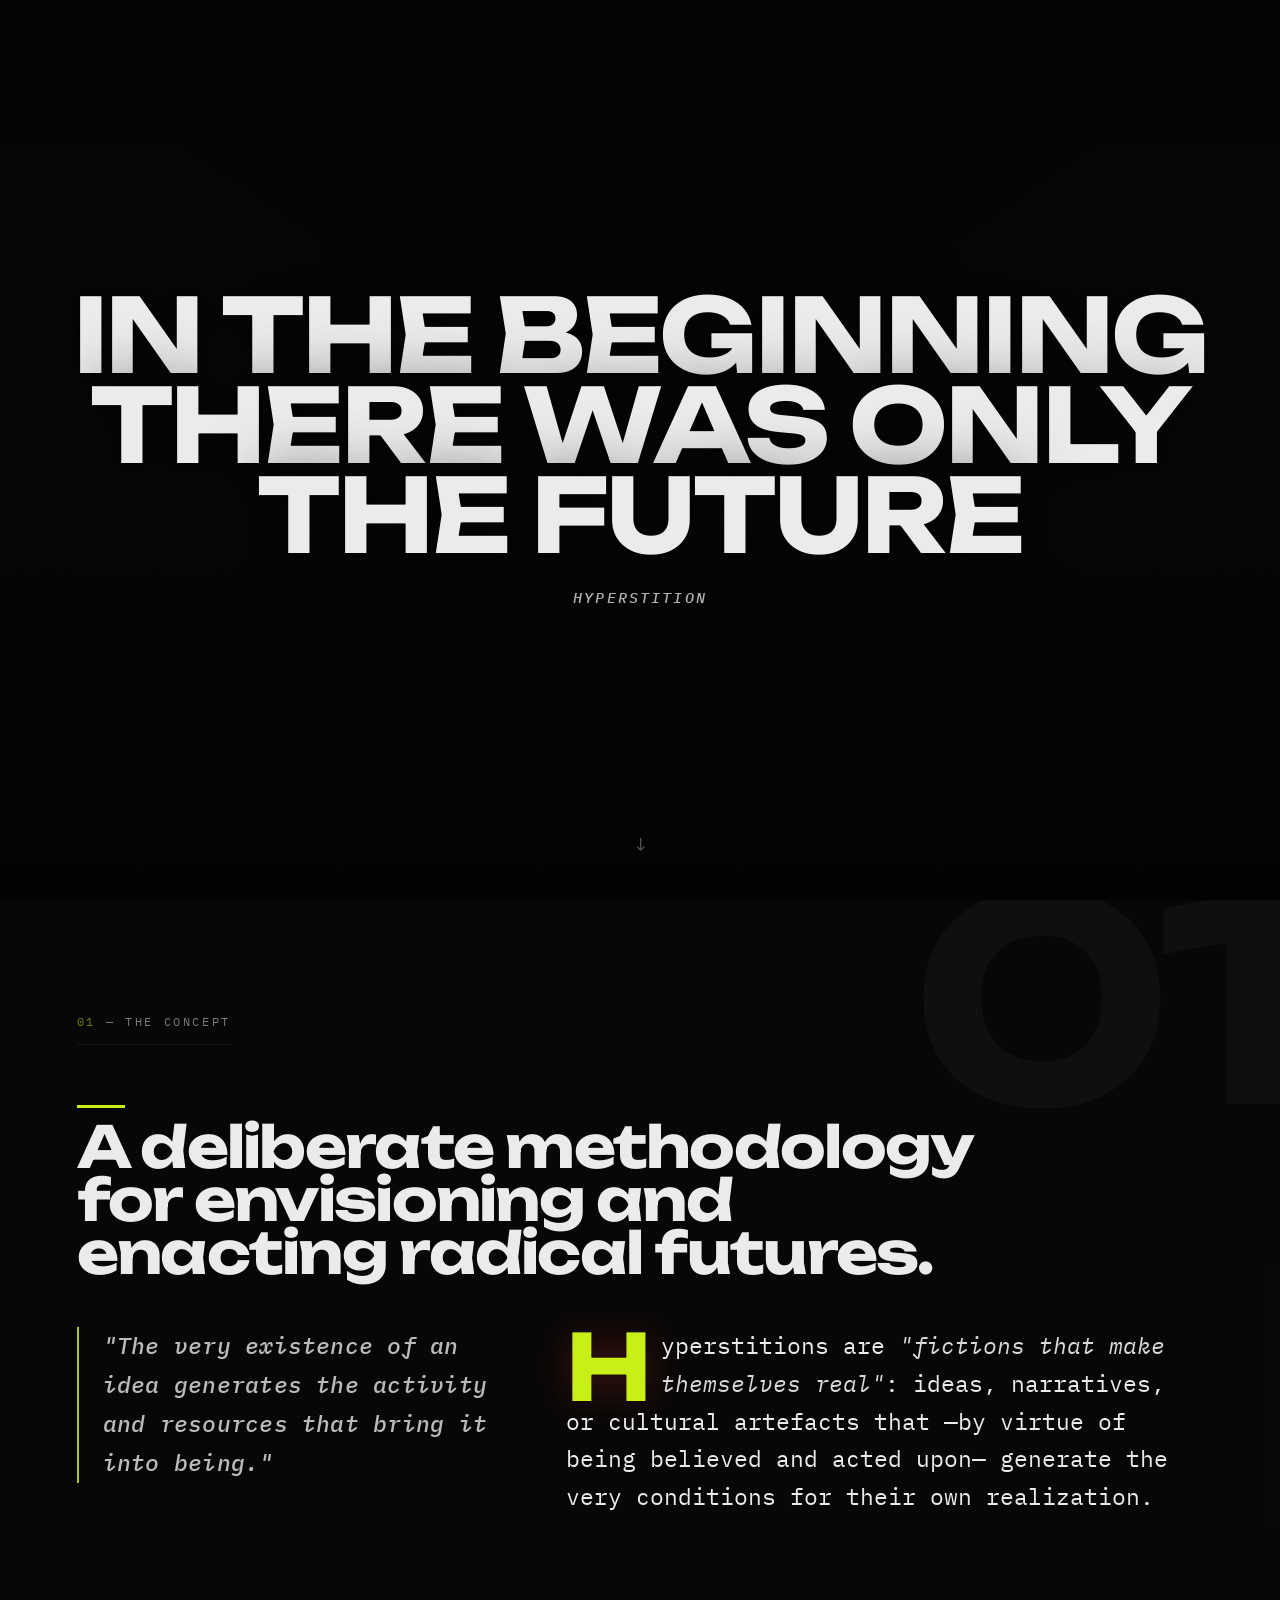
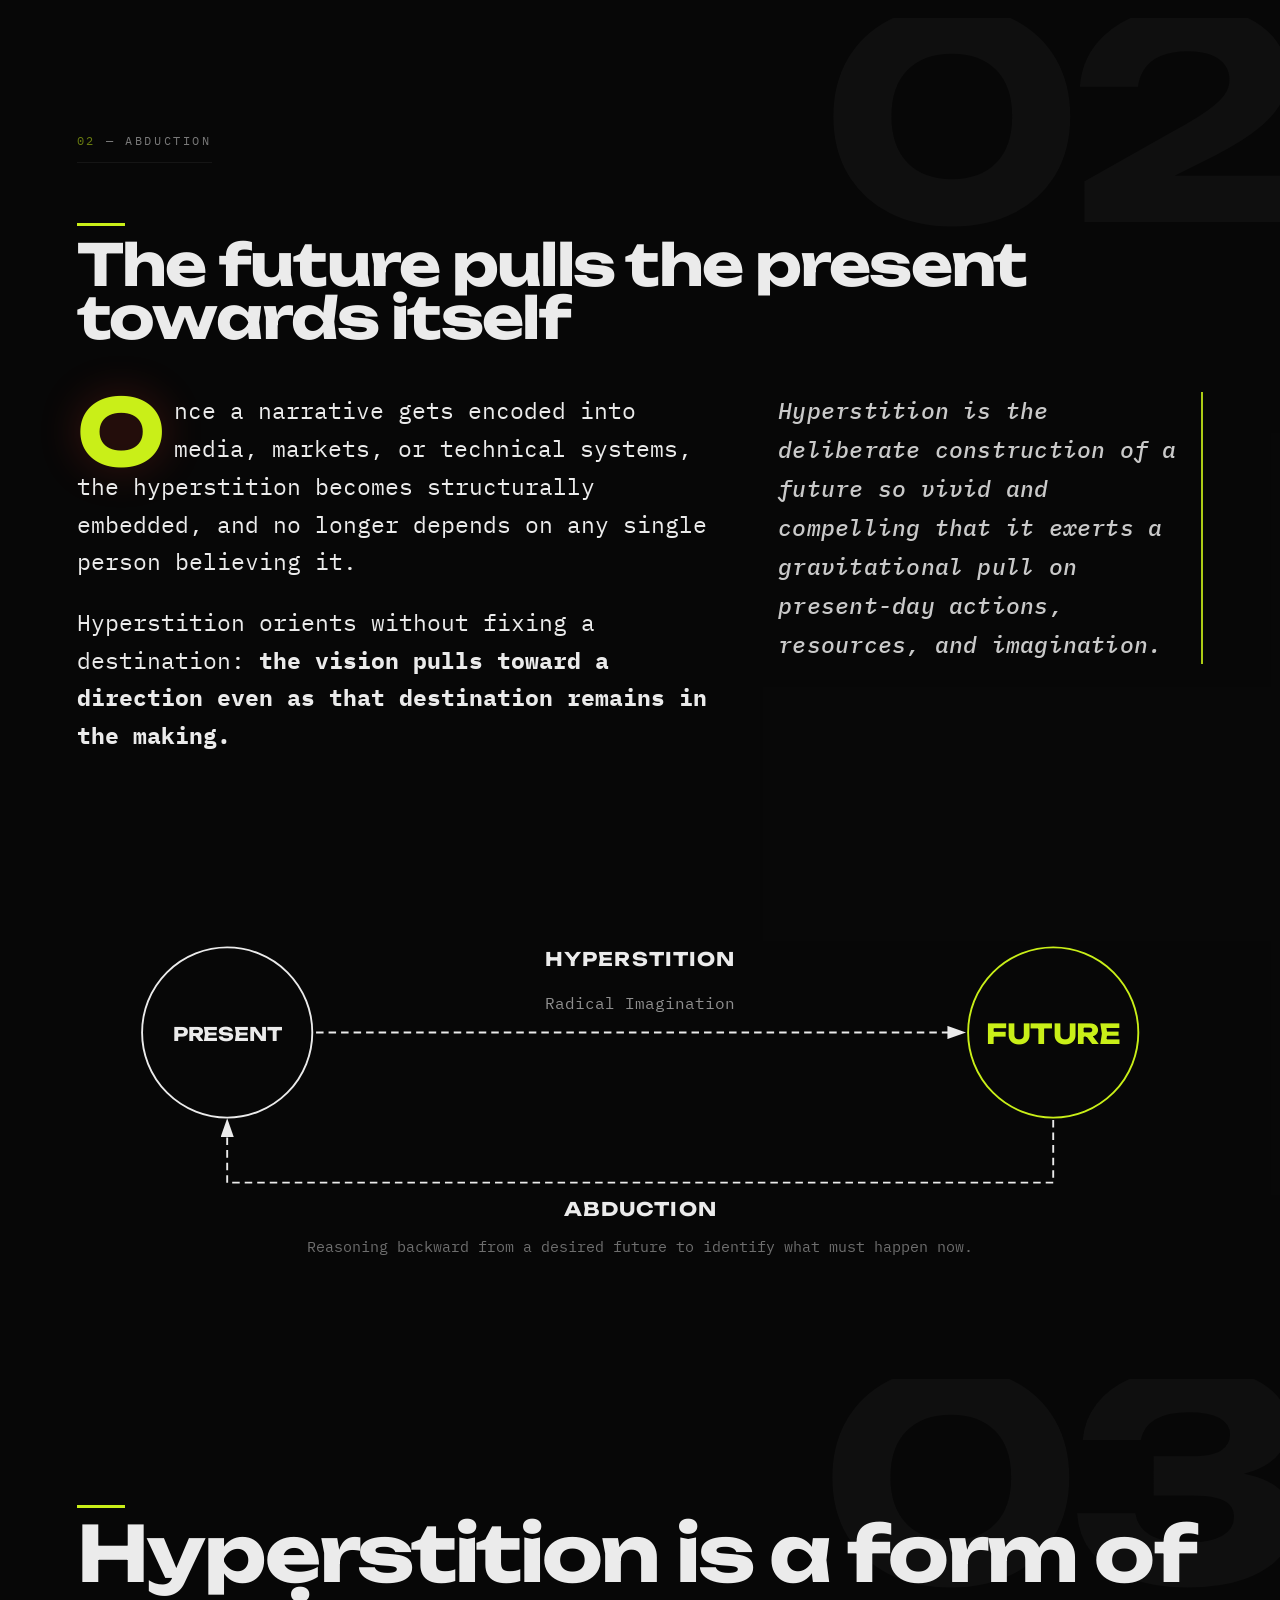
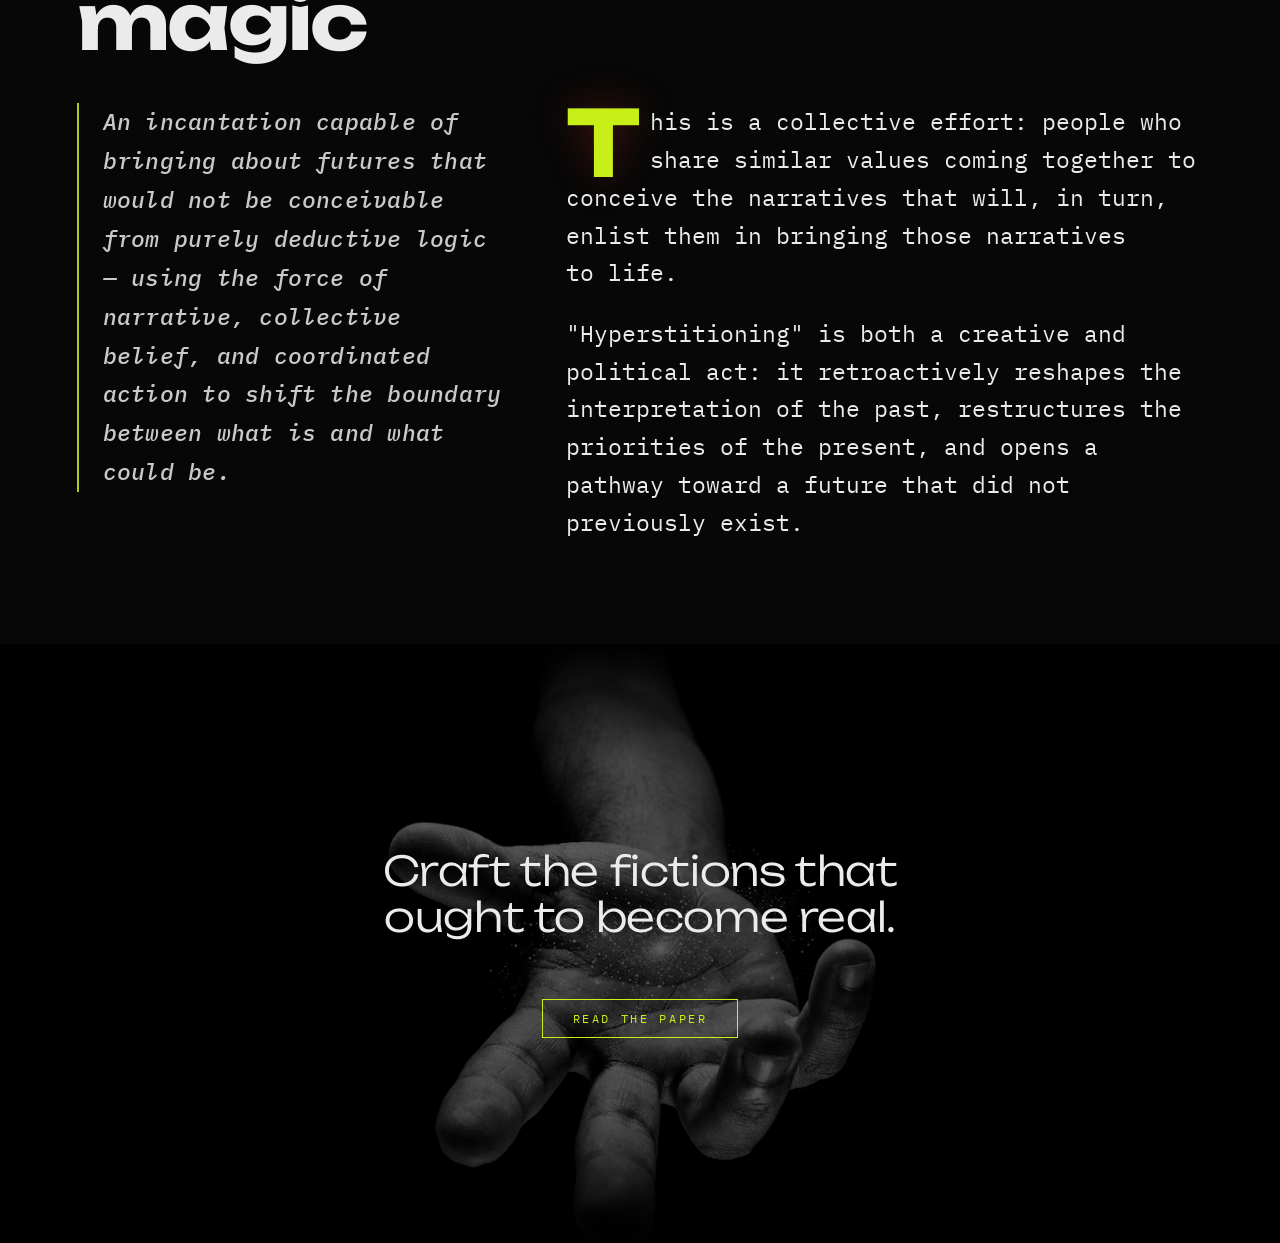
<file: index.html>
<!doctype html>
<html lang="en">
    <head>
        <meta charset="utf-8" />
        <meta name="viewport" content="width=device-width, initial-scale=1" />
        <title>Hyperstition — Fictions That Make Themselves Real</title>
        <meta name="description" content="Hyperstition is a deliberate methodology for envisioning and enacting radical futures. Ideas, narratives, and cultural artefacts that generate the conditions for their own realization." />
        <link rel="canonical" href="https://hyperstition.io/" />

        <!-- Open Graph -->
        <meta property="og:type" content="website" />
        <meta property="og:url" content="https://hyperstition.io/" />
        <meta property="og:title" content="Hyperstition — Fictions That Make Themselves Real" />
        <meta property="og:description" content="A deliberate methodology for envisioning and enacting radical futures. Ideas and narratives that generate the conditions for their own realization." />
        <meta property="og:image" content="https://hyperstition.io/public/magic.png" />

        <!-- Twitter Card -->
        <meta name="twitter:card" content="summary_large_image" />
        <meta name="twitter:title" content="Hyperstition — Fictions That Make Themselves Real" />
        <meta name="twitter:description" content="A deliberate methodology for envisioning and enacting radical futures. Ideas and narratives that generate the conditions for their own realization." />
        <meta name="twitter:image" content="https://hyperstition.io/public/magic.png" />

        <link rel="preconnect" href="https://fonts.googleapis.com" />
        <link rel="preconnect" href="https://fonts.gstatic.com" crossorigin />
        <link
            href="https://fonts.googleapis.com/css2?family=Cormorant:ital,wght@0,300..700;1,300..700&family=Sono:wght,MONO@200..800,1&display=swap"
            rel="stylesheet"
        />
        <link
            href="https://fonts.googleapis.com/css2?family=Unbounded:wght@300;700&family=IBM+Plex+Mono:ital,wght@0,400;0,500;1,400&display=swap"
            rel="stylesheet"
        />
        <link rel="stylesheet" href="styles.css" />
    </head>
    <body>
        <canvas id="canvas"></canvas>

        <!-- ── HERO ──────────────────────────────────────────── -->
        <section class="hero" aria-label="Hero">
            <div class="veil" aria-hidden="true"></div>
            <div class="hero__inner">
                <h1 class="hero__title">
                    In the beginning there was only the future
                </h1>
                <p class="hero__sub">Hyperstition</p>
            </div>
            <a class="hero__scroll" href="#spread-01" aria-label="Scroll down"
                >↓</a
            >
        </section>

        <!-- ── SPREADS ────────────────────────────────────────── -->
        <div class="spreads">
            <!-- SPREAD 01 · THE CONCEPT -->
            <section class="spread spread--01" id="spread-01">
                <span class="spread__ghost" aria-hidden="true">01</span>
                <div class="spread__inner">
                    <p class="spread__label">
                        <span class="accent">01</span> &mdash; THE CONCEPT
                    </p>
                    <blockquote class="pull-quote">
                        A deliberate methodology for envisioning and enacting
                        radical futures.
                    </blockquote>
                    <div class="spread__cols spread__cols--asymmetric">
                        <div class="spread__col">
                            <p class="spread__mantra">
                                <em>
                                    "The very existence of an idea generates the
                                    activity and resources that bring it
                                    into&nbsp;being."
                                </em>
                            </p>
                        </div>
                        <div class="spread__col">
                            <p class="drop-cap">
                                Hyperstitions are
                                <em>"fictions that make themselves real"</em>:
                                ideas, narratives, or cultural artefacts that
                                —by virtue of being believed and acted upon—
                                generate the very conditions for their own
                                realization.
                            </p>
                        </div>
                    </div>
                </div>
            </section>

            <!-- SPREAD 02 · ABDUCTION -->
            <section class="spread spread--02" id="spread-02">
                <span class="spread__ghost" aria-hidden="true">02</span>
                <div class="spread__inner">
                    <p class="spread__label">
                        <span class="accent">02</span> &mdash; ABDUCTION
                    </p>
                    <blockquote class="pull-quote">
                        The future pulls the present towards itself
                    </blockquote>
                    <div class="spread__cols spread__cols--asymmetric-inverse">
                        <div class="spread__col">
                            <p class="drop-cap">
                                Once a narrative gets encoded into media,
                                markets, or technical systems, the hyperstition
                                becomes structurally embedded, and no longer
                                depends on any single person believing it.
                            </p>
                            <p>
                                Hyperstition orients without fixing a
                                destination:
                                <strong
                                    >the vision pulls toward a direction even as
                                    that destination remains in the
                                    making.</strong
                                >
                            </p>
                        </div>
                        <div class="spread__col">
                            <p class="spread__mantra-right">
                                Hyperstition is the deliberate construction of a
                                future so vivid and compelling that it exerts a
                                gravitational pull on present-day actions,
                                resources, and imagination.
                                <!--It emerges from
                                radical imagination unconstrained by present
                                limitations and free from any path dependencies.-->
                            </p>
                        </div>
                    </div>
                    <figure
                        class="abduction-diagram"
                        aria-label="Abduction diagram"
                    >
                        <svg
                            viewBox="0 0 900 340"
                            xmlns="http://www.w3.org/2000/svg"
                            aria-hidden="true"
                        >
                            <defs>
                                <marker
                                    id="arr"
                                    markerWidth="10"
                                    markerHeight="7"
                                    refX="9"
                                    refY="3.5"
                                    orient="auto"
                                >
                                    <polygon
                                        points="0 0, 10 3.5, 0 7"
                                        fill="#ebebeb"
                                    />
                                </marker>
                            </defs>

                            <!-- TODAY circle -->
                            <circle
                                cx="120"
                                cy="145"
                                r="68"
                                fill="none"
                                stroke="#ebebeb"
                                stroke-width="1.5"
                            />
                            <text
                                x="120"
                                y="152"
                                text-anchor="middle"
                                font-family="Unbounded,sans-serif"
                                font-weight="700"
                                font-size="15"
                                fill="#ebebeb"
                                letter-spacing="-0.01em"
                            >
                                PRESENT
                            </text>

                            <!-- 2050 circle -->
                            <circle
                                cx="780"
                                cy="145"
                                r="68"
                                fill="none"
                                stroke="#c9ef18"
                                stroke-width="1.5"
                            />
                            <text
                                x="780"
                                y="154"
                                text-anchor="middle"
                                font-family="Unbounded,sans-serif"
                                font-weight="700"
                                font-size="22"
                                fill="#c9ef18"
                                letter-spacing="-0.02em"
                            >
                                FUTURE
                            </text>

                            <!-- Horizontal arrow: TODAY → 2050 -->
                            <line
                                x1="191"
                                y1="145"
                                x2="709"
                                y2="145"
                                stroke="#ebebeb"
                                stroke-width="1.5"
                                stroke-dasharray="6 4"
                                marker-end="url(#arr)"
                            />

                            <!-- HYPERSTITION label -->
                            <text
                                x="450"
                                y="92"
                                text-anchor="middle"
                                font-family="Unbounded,sans-serif"
                                font-weight="700"
                                font-size="15"
                                fill="#ebebeb"
                                letter-spacing="0.06em"
                            >
                                HYPERSTITION
                            </text>

                            <!-- Sub-labels -->
                            <text
                                x="450"
                                y="126"
                                text-anchor="middle"
                                font-family="IBM Plex Mono,monospace"
                                font-size="13"
                                fill="#ebebeb"
                                opacity="0.6"
                            >
                                Radical Imagination
                            </text>

                            <!-- Arc: 2050 → TODAY -->
                            <path
                                d="M 780,215 L 780,265 L 120,265 L 120,215"
                                fill="none"
                                stroke="#ebebeb"
                                stroke-width="1.5"
                                stroke-dasharray="6 4"
                                marker-end="url(#arr)"
                            />

                            <!-- ABDUCTION label -->
                            <text
                                x="450"
                                y="292"
                                text-anchor="middle"
                                font-family="Unbounded,sans-serif"
                                font-weight="700"
                                font-size="15"
                                fill="#ebebeb"
                                letter-spacing="0.06em"
                            >
                                ABDUCTION
                            </text>

                            <!-- Caption -->
                            <text
                                x="450"
                                y="320"
                                text-anchor="middle"
                                font-family="IBM Plex Mono,monospace"
                                font-size="12"
                                fill="#ebebeb"
                                opacity="0.45"
                            >
                                Reasoning backward from a desired future to
                                identify what must happen now.
                            </text>
                        </svg>
                    </figure>
                </div>
            </section>

            <section class="spread" id="spread-3">
                <span class="spread__ghost" aria-hidden="true">03</span>
                <div class="spread__inner">
                    <blockquote class="pull-quote pull-quote--large">
                        Hyperstition is a form of magic
                    </blockquote>
                    <div class="spread__cols spread__cols--asymmetric">
                        <div class="spread__col">
                            <p class="spread__mantra">
                                An incantation capable of bringing about futures
                                that would not be conceivable from purely
                                deductive logic — using the force of narrative,
                                collective belief, and coordinated action to
                                shift the boundary between what is and what
                                could be.
                            </p>
                        </div>
                        <div class="spread__col">
                            <p class="drop-cap">
                                This is a collective effort: people who share
                                similar values coming together to conceive the
                                narratives that will, in turn, enlist them in
                                bringing those narratives to life.
                                <!--We empower
                                ourselves by constructing compelling narratives
                                that connect past, present, and future in new
                                configurations.-->
                            </p>
                            <p>
                                "Hyperstitioning" is both a creative and
                                political act: it retroactively reshapes the
                                interpretation of the past, restructures the
                                priorities of the present, and opens a pathway
                                toward a future that did not previously exist.
                                <!--It is not just something to observe but a
                                practice to engage&nbsp;deliberately.-->
                            </p>
                        </div>
                    </div>
                </div>
            </section>
        </div>
        <!-- /.spreads -->

        <!-- ── CTA ────────────────────────────────────────────── -->
        <section class="cta" id="cta">
            <figure class="cta__bg" aria-hidden="true">
                <img src="public/magic.png" alt="" />
            </figure>
            <div class="cta__inner">
                <blockquote class="cta__quote">
                    Craft the fictions that ought to become real.
                </blockquote>
                <a
                    class="cta__action"
                    href="public/hyperstition_fey.pdf"
                    target="_blank"
                    >Read the paper</a
                >
            </div>
        </section>

        <script src="https://jhancock532.github.io/twgl.min.js"></script>
        <script src="shaders.js"></script>
        <script src="main.js"></script>
    </body>
</html>
</file>
<file: styles.css>
/* ═══════════════════════════════════════════════════════════
   HYPERSTITION — Zine Stylesheet
   ═══════════════════════════════════════════════════════════ */

:root {
    color-scheme: dark;
    --bg: #080808;
    --fg: #ebebeb;
    --accent: #c9ef18;
    --ghost: rgba(235, 235, 235, 0.03);
    --rule: rgba(235, 235, 235, 0.12);

    /* Spacing scale — 0.75rem base */
    --sp-1: 0.75rem;
    --sp-2: 1.5rem;
    --sp-3: 2.25rem;
    --sp-4: 3rem;
    --sp-5: 3.75rem;
    --sp-6: 4.5rem;

    /* Type scale — perfect fourth (1.333) */
    --ts--2: 0.56rem;
    --ts--1: 0.75rem;
    --ts-0: 1rem;
    --ts-1: 1.33rem;
    --ts-2: 1.78rem;
    --ts-3: 2.37rem;
    --ts-4: 3.16rem;
    --ts-5: 4.21rem;
    --ts-6: 5.61rem;
    --ts-7: 7.48rem;

    --font-display: "Unbounded", "Sono", "Georgia", serif;
    --font-body: "IBM Plex Mono", "Cormorant", "Courier New", monospace;
}

/* ── Reset ───────────────────────────────────────────────── */
*,
*::before,
*::after {
    box-sizing: border-box;
    margin: 0;
    padding: 0;
}

/* ── Base ────────────────────────────────────────────────── */
html {
    background: var(--bg);
    scroll-behavior: smooth;
    overscroll-behavior: none;
    scrollbar-width: thin;
    scrollbar-color: var(--accent) var(--bg);
}

body {
    background: var(--bg);
    color: var(--fg);
    font-family: var(--font-body);
    font-size: clamp(0.85rem, 1vw + 0.5rem, 1.3rem);
    line-height: 1.65;
    text-rendering: optimizeLegibility;
    -webkit-font-smoothing: antialiased;
    overflow-x: hidden;
    overflow-y: auto;
    position: relative;
}

/* Grain overlay */
body::after {
    content: "";
    position: fixed;
    inset: 0;
    z-index: 9999;
    pointer-events: none;
    background-image: url("data:image/svg+xml,%3Csvg xmlns='http://www.w3.org/2000/svg' width='300' height='300'%3E%3Cfilter id='n'%3E%3CfeTurbulence type='fractalNoise' baseFrequency='0.75' numOctaves='4' stitchTiles='stitch'/%3E%3C/filter%3E%3Crect width='300' height='300' filter='url(%23n)' opacity='1'/%3E%3C/svg%3E");
    background-size: 200px 200px;
    opacity: 0.035;
    mix-blend-mode: overlay;
}

/* ── Canvas (fixed WebGL background) ────────────────────── */
canvas {
    position: fixed;
    inset: 0;
    width: 100%;
    height: 100%;
    display: block;
    filter: contrast(1.05) saturate(0.1) brightness(0.95);
    z-index: 0;
}

/* ── Selection — redacted document feel ──────────────────── */
::selection {
    background: var(--accent);
    color: var(--bg);
    -webkit-text-fill-color: var(--bg);
}

/* ── Scrollbar — hairline accent ────────────────────────── */
::-webkit-scrollbar {
    width: 4px;
}
::-webkit-scrollbar-track {
    background: var(--bg);
}
::-webkit-scrollbar-thumb {
    background: var(--accent);
    border-radius: 0;
}
html {
    scrollbar-width: thin;
    scrollbar-color: var(--accent) var(--bg);
}

/* ── Accent utility ──────────────────────────────────────── */
.accent {
    color: var(--accent);
}

/* ═══════════════════════════════════════════════════════════
   HERO
   ═══════════════════════════════════════════════════════════ */
.hero {
    position: relative;
    height: 100vh;
    min-height: 30rem;
    display: flex;
    flex-direction: column;
    align-items: center;
    justify-content: center;
    z-index: 1;
    text-align: center;
    overflow: hidden;
}

.veil {
    position: absolute;
    inset: 0;
    background:
        radial-gradient(
            60vmax 40vmax at 50% 20%,
            rgba(0, 0, 0, 0.4),
            transparent 60%
        ),
        linear-gradient(
            180deg,
            rgba(0, 0, 0, 0.5),
            rgba(0, 0, 0, 0.2) 40%,
            rgba(0, 0, 0, 0.66)
        );
    mix-blend-mode: multiply;
    pointer-events: none;
    z-index: 1;
}

.hero__inner {
    position: relative;
    z-index: 2;
    padding: 2rem 1.5rem;
    display: flex;
    flex-direction: column;
    align-items: center;
    gap: var(--sp-2);
}

.hero__title {
    font-family: var(--font-display);
    font-weight: 700;
    font-size: clamp(2.37rem, 8vw, 7.77rem);
    line-height: 0.88;
    letter-spacing: -0.03em;
    text-transform: uppercase;
    text-align: center;
    text-wrap: balance;
    text-shadow:
        0 0 60px rgba(0, 0, 0, 0.7),
        0 0 12px rgba(0, 0, 0, 0.9);
}

.hero__sub {
    font-family: var(--font-body);
    font-style: italic;
    font-size: clamp(0.75rem, 1.2vw, 1.33rem);
    letter-spacing: 0.14em;
    text-transform: uppercase;
    font-weight: 500;
    color: var(--fg);
    opacity: 0.75;
    animation: breathe 8s ease-in-out infinite;
}

@keyframes breathe {
    0%,
    100% {
        letter-spacing: 0.14em;
        opacity: 0.75;
    }
    50% {
        letter-spacing: 0.32em;
        opacity: 0.45;
    }
}

.hero__scroll {
    position: absolute;
    bottom: 2.5rem;
    left: 50%;
    transform: translateX(-50%);
    z-index: 2;
    color: var(--fg);
    opacity: 0.35;
    font-size: 1.2rem;
    text-decoration: none;
    animation: bob 2.2s ease-in-out infinite;
    transition:
        opacity 0.3s,
        text-shadow 0.3s;
    letter-spacing: 0;
}

.hero__scroll:hover {
    opacity: 0.9;
    text-shadow: 0 0 12px rgba(214, 56, 39, 0.4);
}

@keyframes bob {
    0%,
    100% {
        transform: translateX(-50%) translateY(0);
    }
    50% {
        transform: translateX(-50%) translateY(6px);
    }
}

/* ═══════════════════════════════════════════════════════════
   SPREADS WRAPPER
   ═══════════════════════════════════════════════════════════ */
.spreads {
    position: relative;
    z-index: 2;
}

/* ── Shared spread styles ────────────────────────────────── */
.spread {
    position: relative;
    overflow: hidden;
    padding: clamp(4rem, 8vw, 9rem) clamp(1.5rem, 6vw, 7rem);
    background: rgba(8, 8, 8, 0.9);
}

.spread__ghost {
    position: absolute;
    top: -0.15em;
    right: -0.05em;
    font-family: var(--font-display);
    font-weight: 700;
    font-size: clamp(10rem, 22vw, 22rem);
    line-height: 1;
    color: var(--ghost);
    pointer-events: none;
    user-select: none;
    z-index: 0;
    letter-spacing: -0.04em;
    transition:
        color 1.2s ease,
        text-shadow 1.2s ease;
}

.spread:hover .spread__ghost {
    color: rgba(214, 56, 39, 0.04);
    text-shadow: 0 0 120px rgba(214, 56, 39, 0.06);
}

.spread__inner {
    position: relative;
    z-index: 1;
    max-width: 72rem;
    margin: 0 auto;
}

.spread__label {
    font-family: var(--font-body);
    font-size: var(--ts--1);
    letter-spacing: 0.22em;
    text-transform: uppercase;
    color: var(--fg);
    opacity: 0.5;
    margin-bottom: var(--sp-3);
    padding-bottom: var(--sp-1);
    border-bottom: 1px solid var(--rule);
    display: inline-block;
}

/* Two-column layout */
.spread__cols {
    display: grid;
    grid-template-columns: 1fr 1fr;
    gap: clamp(2rem, 5vw, 5rem);
    margin-top: var(--sp-4);
}

.spread__cols--asymmetric {
    grid-template-columns: 2fr 3fr;
}

.spread__cols--asymmetric-inverse {
    grid-template-columns: 3fr 2fr;
}

.spread__col p {
    font-size: clamp(0.95rem, 1.1vw + 0.55rem, 1.666rem);
    text-wrap: pretty;
}

.spread__col p + p {
    margin-top: 1em;
}

/* Body italics — faint accent bleed, typewriter correction feel */
.spread__col em {
    color: rgba(235, 235, 235, 0.92);
    text-shadow: 0 0 18px rgba(214, 56, 39, 0.08);
}

/* ── Pull quotes ─────────────────────────────────────────── */
.pull-quote {
    font-family: var(--font-display);
    font-weight: 700;
    font-size: clamp(2.37rem, 4.5vw, 4.21rem);
    line-height: 0.92;
    letter-spacing: -0.03em;
    border: none;
    margin: var(--sp-2) 0 var(--sp-4);
    padding: 0;
    max-width: 18ch;
    color: var(--fg);
    position: relative;
    overflow-wrap: break-word;
}

.pull-quote::before {
    content: "";
    display: block;
    width: 3rem;
    height: 3px;
    background: var(--accent);
    margin-bottom: var(--sp-1);
    transition: width 0.6s cubic-bezier(0.22, 1, 0.36, 1);
}

.pull-quote:hover::before {
    width: 100%;
}

.pull-quote--large {
    font-size: clamp(2.37rem, 6vw, 5.61rem);
    line-height: 0.88;
    letter-spacing: -0.03em;
    max-width: 16ch;
}

/* ═══════════════════════════════════════════════════════════
   SPREAD 02 — Abduction Diagram
   ═══════════════════════════════════════════════════════════ */
.abduction-diagram {
    margin-top: var(--sp-4);
    padding-top: var(--sp-4);
    width: 100%;
}

.abduction-diagram svg {
    display: block;
    width: 100%;
    height: auto;
}

/* ═══════════════════════════════════════════════════════════
   CTA
   ═══════════════════════════════════════════════════════════ */
.cta {
    position: relative;
    z-index: 2;
    background: rgba(8, 8, 8, 0.94);
    padding: clamp(8rem, 16vw, 16rem) clamp(1.5rem, 6vw, 7rem);
    text-align: center;
    overflow: hidden;
}

.cta__bg {
    position: absolute;
    background: black;
    inset: 0;
    margin: 0;
    padding: 0;
    z-index: 0;
}

.cta__bg img {
    display: block;
    width: 40%;
    height: 100%;
    margin: auto;
    object-fit: cover;
    object-position: center center;
    filter: grayscale(1) contrast(1.1) brightness(0.7);
    opacity: 0.5;
    mix-blend-mode: screen;
    -webkit-mask-image: linear-gradient(
        to bottom,
        transparent 0%,
        black 20%,
        black 80%,
        transparent 100%
    );
    mask-image: linear-gradient(
        to bottom,
        transparent 0%,
        black 20%,
        black 80%,
        transparent 100%
    );
}

.cta__inner {
    position: relative;
    z-index: 1;
    max-width: 48rem;
    margin: 0 auto;
    display: flex;
    flex-direction: column;
    align-items: center;
    gap: var(--sp-5);
}

.cta__quote {
    font-family: var(--font-display);
    font-weight: 300;
    font-size: clamp(1.78rem, 3.2vw, 3.16rem);
    line-height: 1.1;
    letter-spacing: -0.01em;
    color: var(--fg);
    border: none;
    padding: 0;
    margin: 0;
    text-wrap: balance;
}

.cta__action {
    display: inline-block;
    font-family: var(--font-body);
    font-size: var(--ts--1);
    letter-spacing: 0.22em;
    text-transform: uppercase;
    color: var(--accent);
    border: 1px solid var(--accent);
    padding: 0.75em 2.5em;
    text-decoration: none;
    transition:
        background 0.25s ease,
        color 0.25s ease;
}

.cta__action:hover {
    background: var(--accent);
    color: var(--bg);
}

/* ═══════════════════════════════════════════════════════════
   IMAGE FIGURES
   ═══════════════════════════════════════════════════════════ */
.spread__figure {
    position: relative;
    margin: var(--sp-5) 0 0;
    overflow: hidden;
}

.spread__figure img {
    display: block;
    width: 100%;
    max-height: 65vh;
    object-fit: cover;
    object-position: center top;
    filter: grayscale(0.85) contrast(1.1);
    opacity: 0.8;
    -webkit-mask-image: linear-gradient(to top, black 55%, transparent 100%);
    mask-image: linear-gradient(to top, black 55%, transparent 100%);
}

.spread__figure--bleed {
    position: relative;
    left: 50%;
    transform: translateX(-50%);
    width: 100vw;
}

.spread--03 .spread__figure--bleed {
    transform: translateX(-50%) rotate(0.3deg);
}

.spread--03 .spread__figure img {
    max-height: 40vh;
    object-position: center center;
}

/* ═══════════════════════════════════════════════════════════
   ZINE TYPOGRAPHY
   ═══════════════════════════════════════════════════════════ */

/* Drop capital — Unbounded letter in accent yellow */
.drop-cap::first-letter {
    font-family: var(--font-display);
    font-weight: 700;
    font-size: 4em;
    line-height: 0.75;
    float: left;
    margin-right: 0.1em;
    margin-top: 0.06em;
    color: var(--accent);
    text-shadow: 0 0 40px rgba(214, 56, 39, 0.3);
}

/* Statement paragraph — lead-in declaration, mono italic */
.spread__statement {
    font-family: var(--font-body);
    font-style: italic;
    font-weight: 500;
    font-size: clamp(1rem, 1.5vw, 1.2rem);
    line-height: 1.7;
    letter-spacing: 0.01em;
    border-top: 2px solid var(--accent);
    padding-top: var(--sp-2);
    margin-top: var(--sp-1);
    opacity: 0.85;
}

.spread__statement em {
    font-style: italic;
    opacity: 1;
    text-shadow: none;
}

/* Mantra — left-bordered continuation of pull-quote */
.spread__mantra {
    font-style: italic;
    font-size: clamp(1rem, 1.3vw, 1.33rem);
    line-height: 1.7;
    letter-spacing: 0.01em;
    font-weight: 500;
    border-left: 2px solid var(--accent);
    padding-left: 1.5rem;
    max-width: 52ch;
    margin: 0;
    opacity: 0.85;
}

.spread__mantra-right {
    font-style: italic;
    font-size: clamp(1rem, 1.3vw, 1.33rem);
    line-height: 1.7;
    letter-spacing: 0.01em;
    font-weight: 500;
    border-right: 2px solid var(--accent);
    padding-right: 1.5rem;
    max-width: 52ch;
    margin: 0;
    opacity: 0.85;
}

/* ═══════════════════════════════════════════════════════════
   RESPONSIVE
   ═══════════════════════════════════════════════════════════ */
@media (max-width: 700px) {
    .spread__cols,
    .spread__cols--asymmetric {
        grid-template-columns: 1fr;
    }

    .hero__title {
        word-break: break-word;
        hyphens: manual;
    }

    .spread__mantra-right {
        border-right: none;
        border-left: 2px solid var(--accent);
        padding-right: 0;
        padding-left: 1.5rem;
    }
}

/* ── Reduced motion — kill all animation, preserve layout ── */
@media (prefers-reduced-motion: reduce) {
    *,
    *::before,
    *::after {
        animation-duration: 0.01ms !important;
        animation-iteration-count: 1 !important;
        transition-duration: 0.01ms !important;
    }
}
</file>
